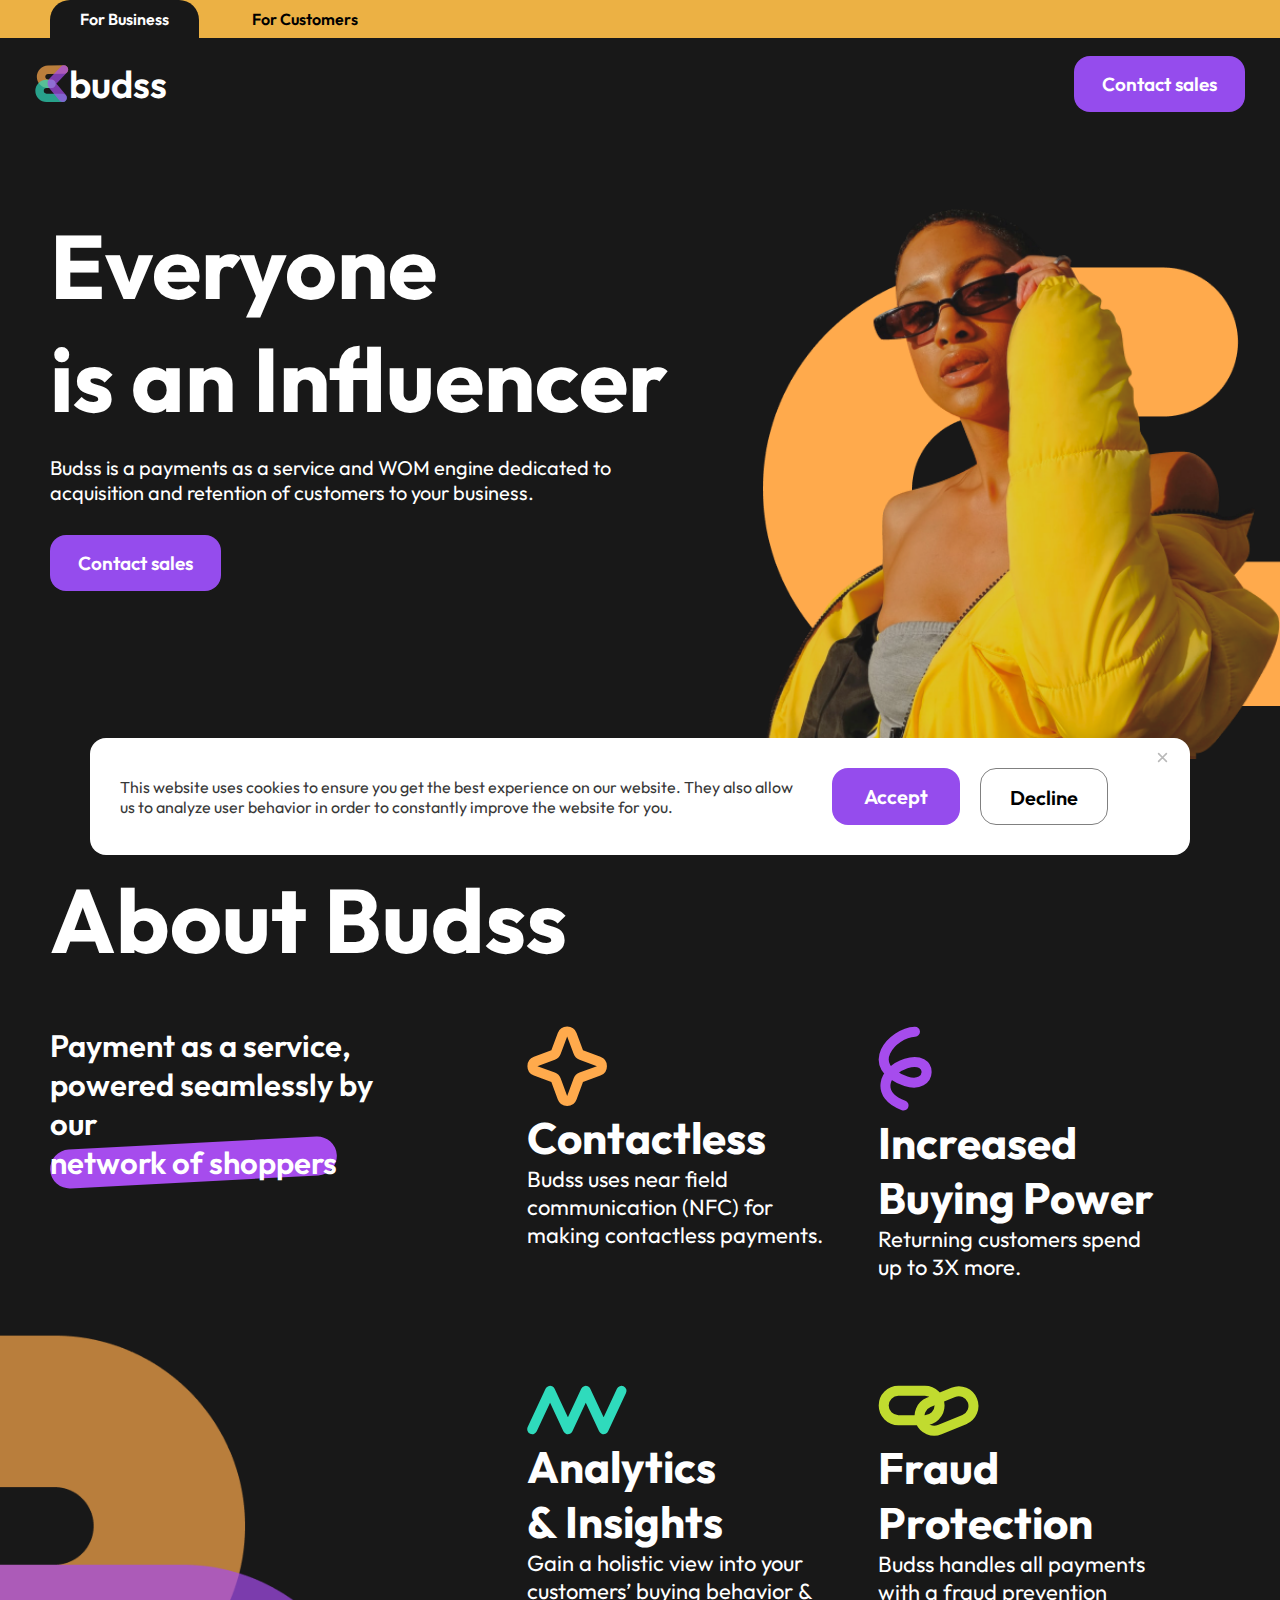
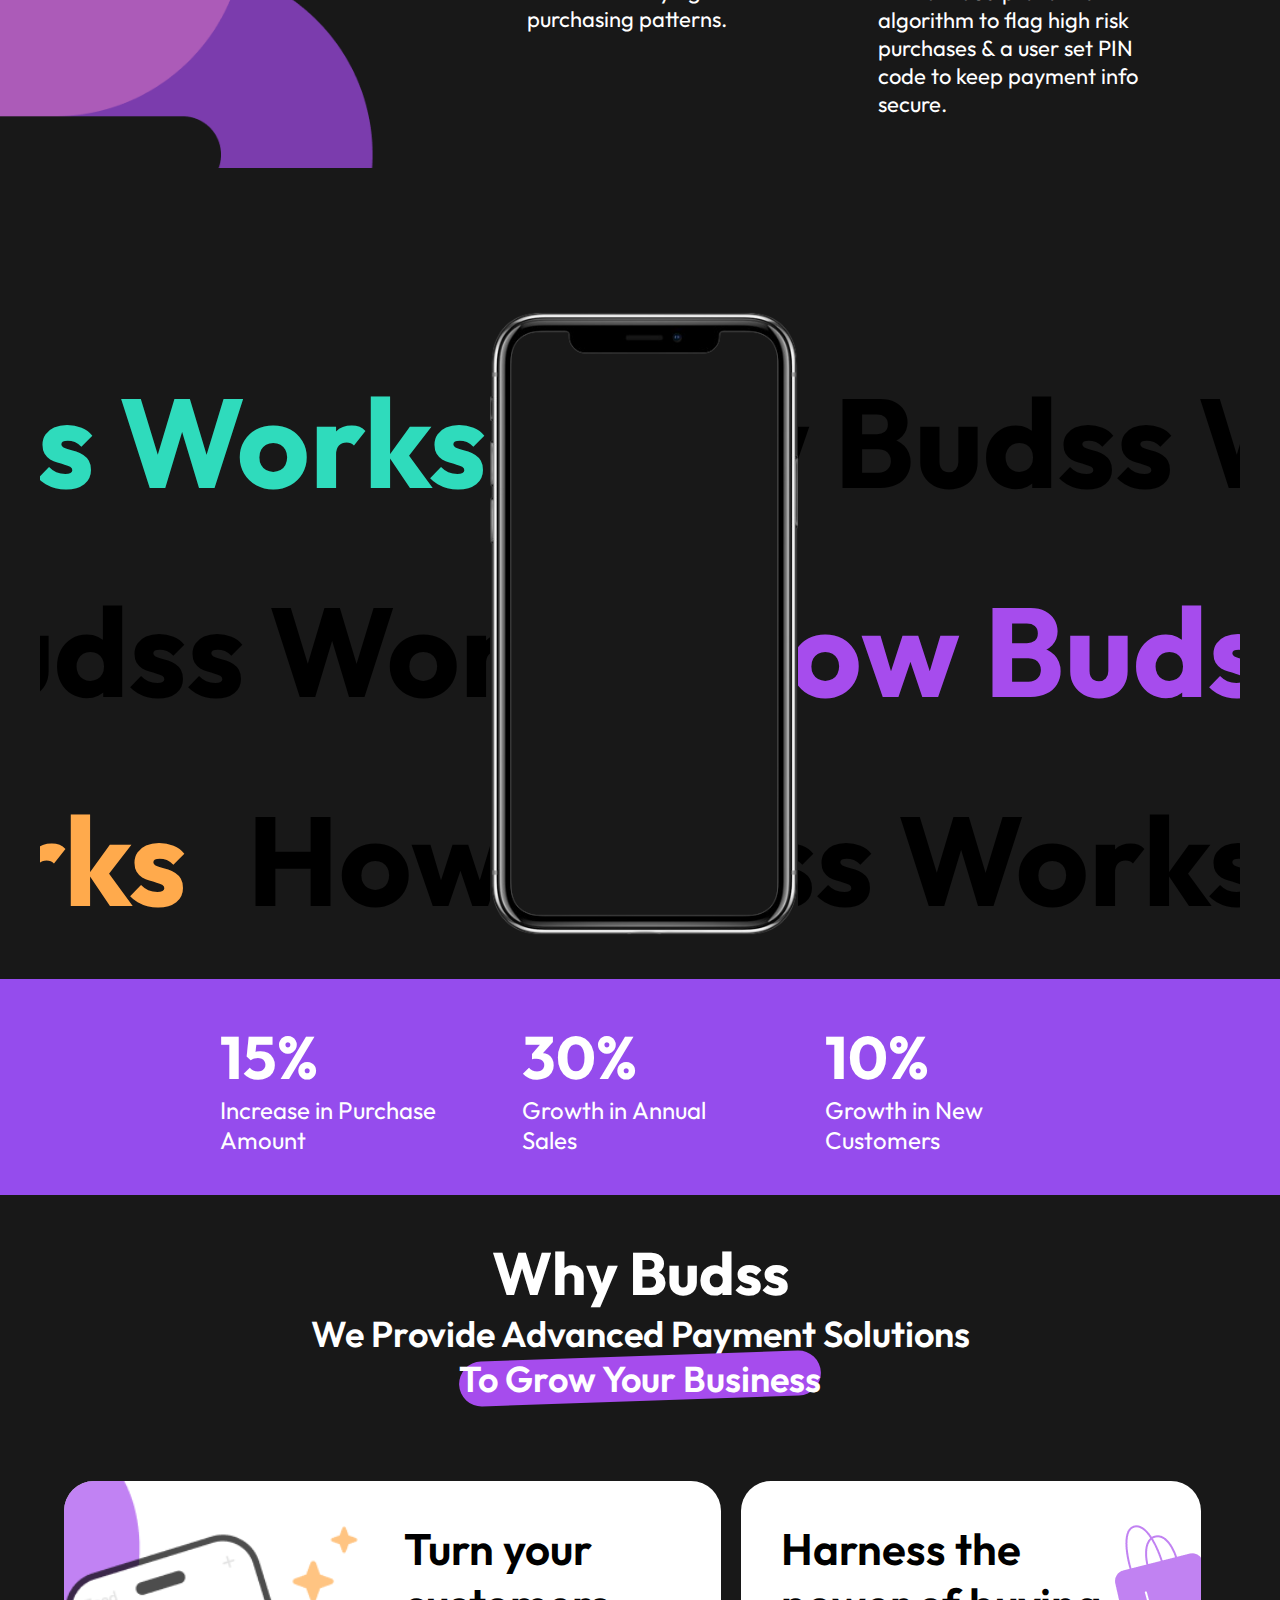
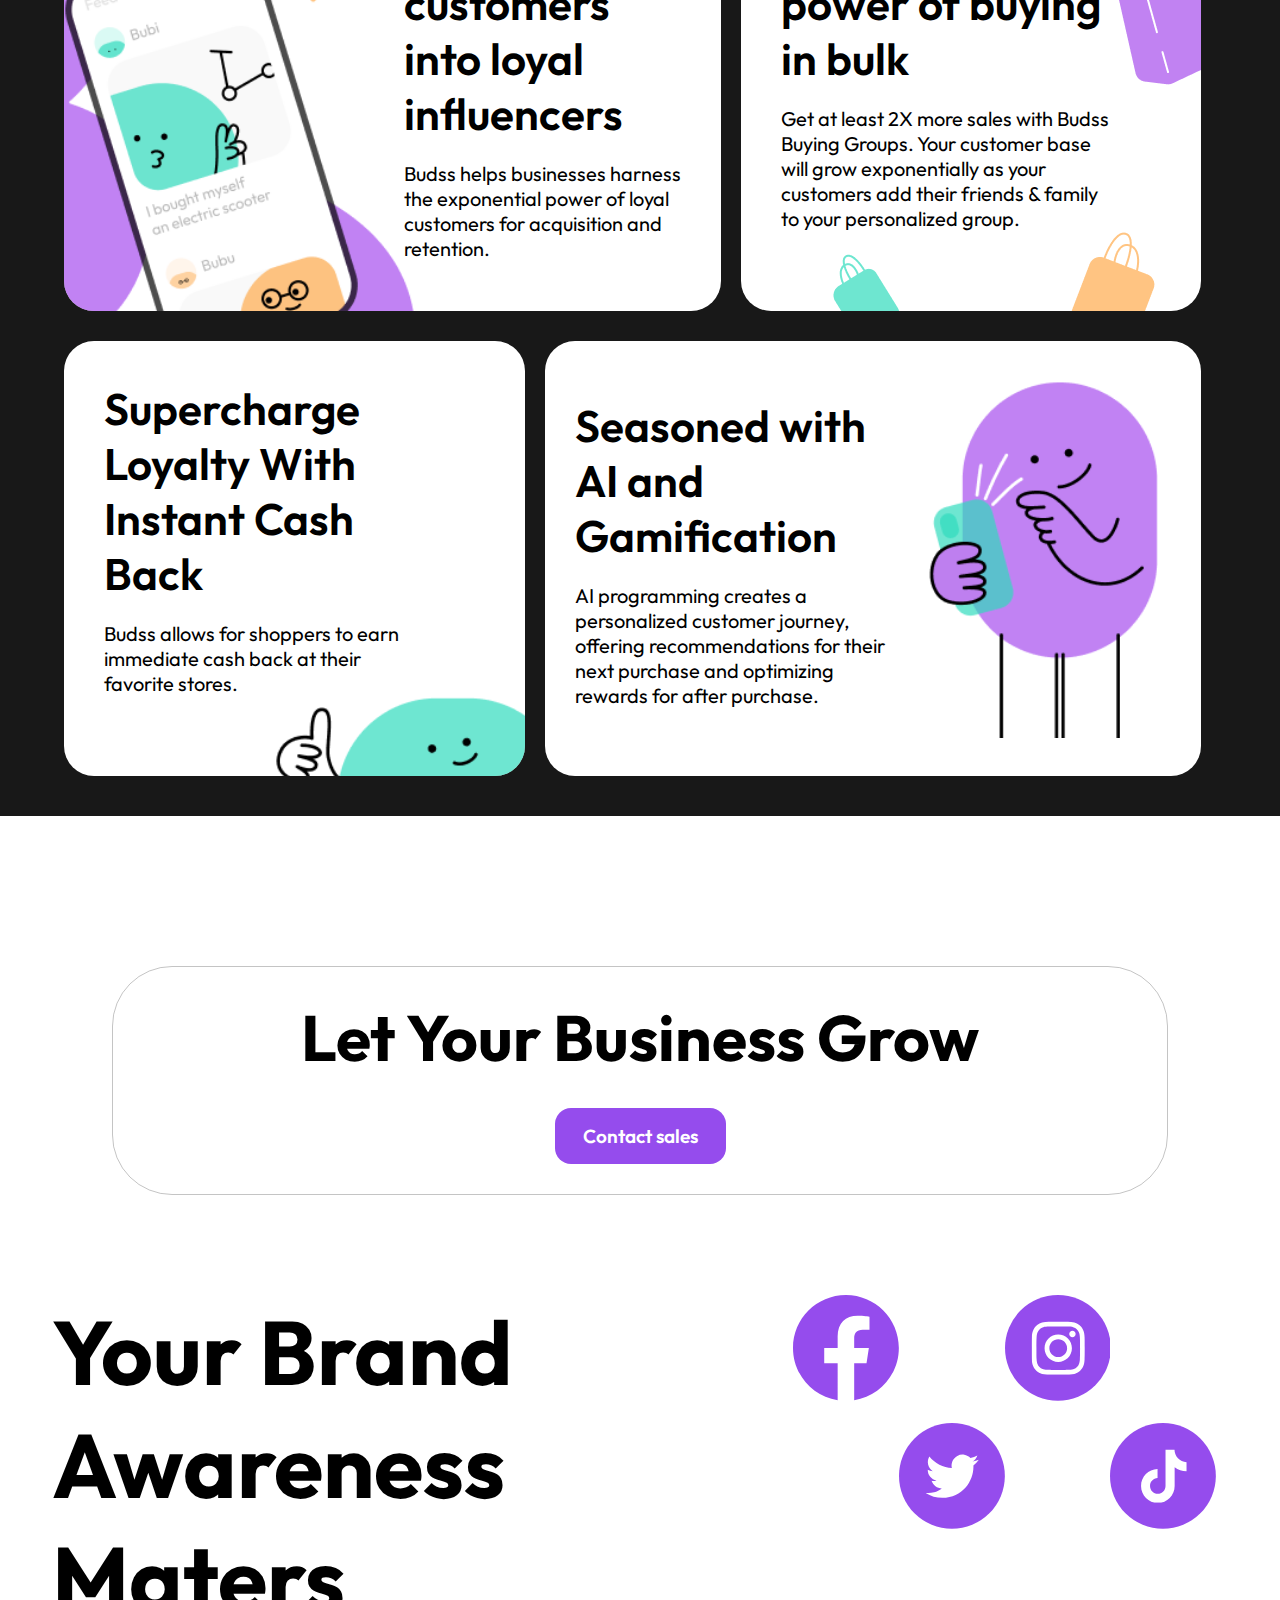
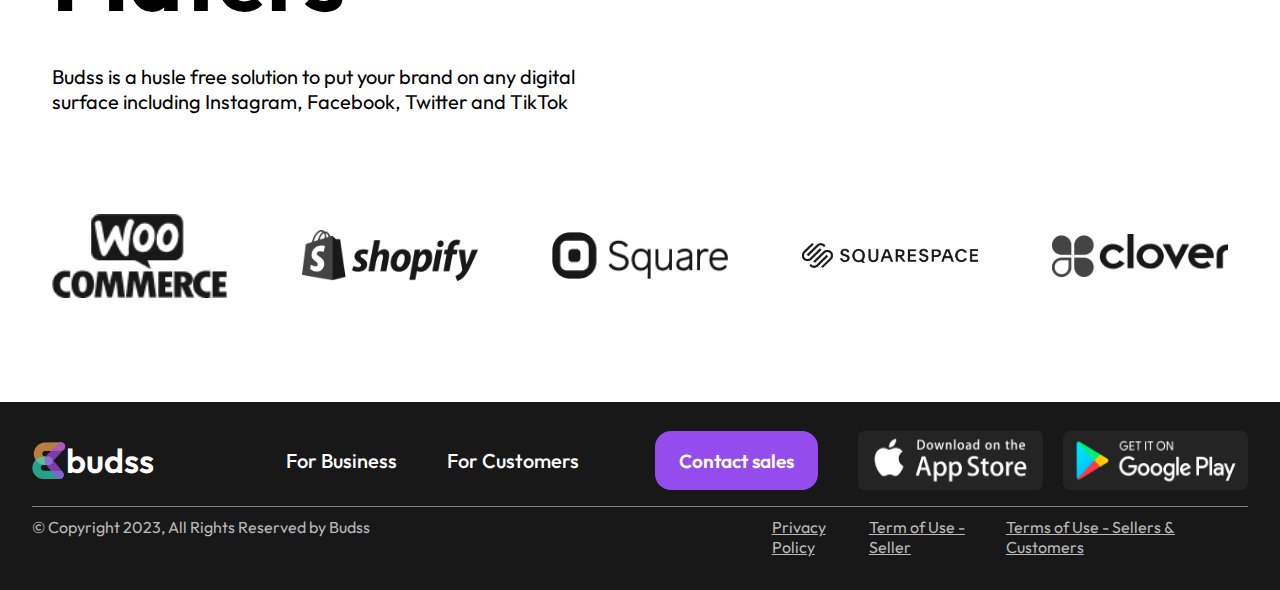
<file: index.html>
<!DOCTYPE html>
<html lang="en">
  <head>
    <meta charset="UTF-8" />
    <meta name="viewport" content="width=device-width, initial-scale=1.0" />
    <title>Budss</title>
    <link rel="stylesheet" href="./index.css" />
    <script src="./index.js" defer></script>
  </head>
  <body>
    <header>
      <div class="superLink">
        <ul>
          <li><a class="navLink active" href="/">For Business</a></li>
          <li><a class="navLink" href="#">For Customers</a></li>
        </ul>
      </div>
    </header>
    <main>
      <!-------------------  Cookie part ------------------------------------------------------------------->

      <div class="cookieBlock">
        <div class="block">
          <div class="cookie_text">
            <p>
              This website uses cookies to ensure you get the best experience on
              our website. They also allow us to analyze user behavior in order
              to constantly improve the website for you.
            </p>
          </div>
          <div class="cookie_button">
            <button class="cookieButton" onclick="closeCookie()">Accept</button>
            <button onclick="closeCookie()"
              class="cookieButton"
              style="
                background-color: white;
                color: black;
                border: 1px solid gray;
              "
            >
              Decline
            </button>
          </div>
          <div class="cookie_close">
            <svg
              width="11"
              height="11"
              viewBox="0 0 10 10"
              fill="none"
              xmlns="http://www.w3.org/2000/svg" onclick="closeCookie()"
            >
              <path
                d="M4.99978 5L8.53531 8.53553M1.46424 8.53553L4.99978 5L1.46424 8.53553ZM8.53531 1.46447L4.99978 5L8.53531 1.46447ZM4.99978 5L1.46424 1.46447L4.99978 5Z"
                stroke="#B9B9B9"
                stroke-width="1.5"
                stroke-linecap="round"
                stroke-linejoin="round"
              />
            </svg>
          </div>
        </div>
      </div>

      <!-------------------  Form part ------------------------------------------------------------------->

      <div class="overlay form_closed"></div>
      <div class="form_block form_closed">
        <div class="mainPart">
          <div class="form_close">
            <svg
              width="11"
              height="11"
              viewBox="0 0 10 10"
              fill="none"
              xmlns="http://www.w3.org/2000/svg" onclick="closeForm()"
            >
              <path
                d="M4.99978 5L8.53531 8.53553M1.46424 8.53553L4.99978 5L1.46424 8.53553ZM8.53531 1.46447L4.99978 5L8.53531 1.46447ZM4.99978 5L1.46424 1.46447L4.99978 5Z"
                stroke="#B9B9B9"
                stroke-width="1.5"
                stroke-linecap="round"
                stroke-linejoin="round"
              />
            </svg>
          </div>



<!-- ///////////////////////form process/////////////////////////////////////////////////////////////////////////////////////////////// -->



          <form onsubmit="formSubmit(event)">
            <div>
              <label for="name">Name<span class="must_be_input"> *</span></label>
              <input type="text" placeholder="Enter name" oninput="correct_input(event)">
              <span class="form_incor_text1">This field is required</span>
            </div>
            <div>
              <label for="email">Email<span class="must_be_input"> *</span></label>
              <input type="email" placeholder="Enter email" oninput="correct_input(event)">
              <span class="form_incor_text1">This field is required</span>
            </div>
            <div>
              <label for="phone">Phone number<span class="must_be_input"> *</span></label>
              <input type="tel" placeholder=" + 7 400 000 00 00 " oninput="correct_input(event)">
              <span class="form_incor_text1">This field is required</span>
              <span class="form_incor_text2">Uncorrect input</span>
            </div>
            <div>
              <label for="company">Company</label>
              <input type="text" placeholder="Enter company">
            </div>
            <div>
              <label for="website">Website/Store URL</label>
              <input type="url" placeholder="Enter Website/Store URL">
            </div>
            <span class="form_incor_mainText">Please fill in all required fields</span>
            <div>
              <p>By submitting this form you are agreeing to Budss’s Privacy Policy and Terms of Use</p>
            </div>
            <div>
              <button class="contactButton" style="background-color: #B9B9B9; color: white">Contact Sales</button>
            </div>
          </form>



<!-- //////////////////////form is filled/////////////////////////////////////////////////////////////////////////////////////////////////// -->
          
          <div class="filled_form_block">
            <div class="img_part">
              <img src="./icons/Group 31.png" alt="Super">
            </div>
            <div class="head_text">
              <p>Thank you!</p>
            </div>
            <div class="desc_part">
              <p>Thank you, we have received your application and will contact you soon!</p>
            </div>
            <button class="contactButton" style="width: 90%;" onclick="closeForm()">Super!</button>
          </div>

          
        </div>
      </div>

      <!-- 1 Desc part ------------------------------------------------------------------->

      <div class="firstSection">
        <nav>
          <div class="logo">
            <svg
              width="34"
              height="38"
              viewBox="0 0 34 38"
              fill="none"
              xmlns="http://www.w3.org/2000/svg"
            >
              <path
                opacity="0.7"
                d="M16.3803 18.7532L13.1351 18.797C9.27322 18.8492 6.10026 15.7608 6.0481 11.8989V11.8989C5.99593 8.03706 9.08431 4.8641 12.9462 4.81194L28.9886 4.59524"
                stroke="#FFAA4C"
                stroke-width="8.44412"
                stroke-linecap="round"
              />
              <path
                opacity="0.7"
                d="M27.5708 32.9026L11.5198 32.8594C7.66158 32.849 4.54227 29.7128 4.55265 25.8546V25.8546C4.56302 22.0039 7.68731 18.8877 11.538 18.8874L16.5062 18.8869"
                stroke="#2FDBBC"
                stroke-width="8.44412"
                stroke-linecap="round"
              />
              <path
                opacity="0.7"
                d="M27.6737 32.7686L17.4257 20.3075C16.5015 19.1837 16.5608 17.547 17.5641 16.493L28.9155 4.56787"
                stroke="#A64CED"
                stroke-width="8.44412"
                stroke-linecap="round"
              />
            </svg>
            <span>budss</span>
          </div>
          <button class="contactButton" onclick="openForm()">Contact sales</button>
          
          <!---------------- opening menu ------------------  -->
          
          <svg width="24" height="20" onclick="openSmallMenu()" viewBox="0 0 24 20" fill="none" xmlns="http://www.w3.org/2000/svg">
            <rect width="24" height="2" rx="1" fill="white"/>
            <rect y="9" width="24" height="2" rx="1" fill="white"/>
            <rect y="18" width="24" height="2" rx="1" fill="white"/>
          </svg>
          <div class="openning_menu">
            <div class="menu_close">
              <svg
                width="11" onclick="closeSmallMenu()"
                height="11"
                viewBox="0 0 10 10"
                fill="none"
                xmlns="http://www.w3.org/2000/svg"
              >
                <path
                  d="M4.99978 5L8.53531 8.53553M1.46424 8.53553L4.99978 5L1.46424 8.53553ZM8.53531 1.46447L4.99978 5L8.53531 1.46447ZM4.99978 5L1.46424 1.46447L4.99978 5Z"
                  stroke="#B9B9B9"
                  stroke-width="1.5"
                  stroke-linecap="round"
                  stroke-linejoin="round"
                />
              </svg>
            </div>
            <button class="contactButton" onclick="openForm(); closeSmallMenu()">Contact sales</button>
            <a  onclick="closeSmallMenu()" href="#">For Business</a>
            <a  onclick="closeSmallMenu()" href="#">For Customers</a>
            <a  onclick="closeSmallMenu()" href="#">Privacy Policy</a>
            <a  onclick="closeSmallMenu()" href="#">Terms Of Use - Seller</a>
            <a  onclick="closeSmallMenu()" href="#">Terms of Use - Sellers & Customers</a>
          </div>            

          <!------------------------------------------------  -->

        </nav>
        <div class="container">
          <div class="mainContent">
            <div class="pageDescription">
              <h1>
                Everyone <br />
                is an Influencer
              </h1>
              <p>
                Budss is a payments as a service and WOM engine dedicated to
                acquisition and retention of customers to your business.
              </p>
              <button class="contactButton" onclick="openForm()">Contact sales</button>
            </div>
            <div class="advPicture">
              <picture>
                <source
                  media="(max-width: 862px)"
                  srcset="./icons/MaskgroupS.png"
                />
                <source
                  media="(min-width: 863px)"
                  srcset="./icons/MaskgroupL.png"
                />
                <img src="./icons/MaskgroupL.png" />
              </picture>
            </div>
          </div>
        </div>
      </div>

      <!-- 2 About part ------------------------------------------------------------------->

      <div class="secondSection">
        <div class="container">
          <p>About Budss</p>
          <div class="mainContent">
            <div class="leftSection">
              <div>
                <p>
                  Payment as a service, powered seamlessly by our
                  <span>network of shoppers</span>
                </p>
              </div>
              <div class="vectorPart">
                <img src="./icons/Vector-2.png" alt="" />
              </div>
            </div>
            <div class="rightSection"></div>
          </div>
        </div>
      </div>

      <!-- 3 Slider part ---------------------------------------------------------------->

      <div class="thirdSection">
        <div class="container">
          <div class="phoneBlock">
            <div>
              <img
                src="./icons/Phone.png"
                alt="Iphone png"
              />
            </div>
          </div>
          <div class="animated first_anim an_top">
            <span class="cyan_budss">How Budss Works</span>
            <span class="black_budss">How Budss Works</span>
          </div>
          <div
            class="animated sec_anim an_middle"
            style="transform: translate3d(0, 0, 0)"
          >
            <span class="black_budss">How Budss Works</span>
            <span class="purple_budss">How Budss Works</span>
          </div>
          <div
            class="animated third_anim an_bottom"
            style="transform: translate3d(0, 0, 0)"
          >
            <span class="orange_budss">How Budss Works</span>
            <span class="black_budss">How Budss Works</span>
          </div>
        </div>
      </div>

      <!-- 4 Percentage part ---------------------------------------------------------------->

      <div class="forthSection">
        <div class="container">
          <div>
            <h2>15%</h2>
            <p>
              Increase 
              in Purchase Amount
            </p>
          </div>
          <div>
            <h2>30%</h2>
            <p>
              Growth 
              in Annual Sales
            </p>
          </div>
          <div>
            <h2>10%</h2>
            <p>
              Growth in 
              New Customers
            </p>
          </div>
        </div>
      </div>

      <!-- 5 Why? part ---------------------------------------------------------------->

      <div class="fifthSection">
        <div class="container">
          <div class="description">
            <h2>Why Budss</h2>
            <div>
              <p>
                We Provide Advanced Payment Solutions <br />
                <span>To Grow Your Business</span>
              </p>
            </div>
          </div>
          <div class="mainBlock">
            <div>
              <div class="bigBlock firstBig">
                <div>
                  <p class="header">
                    Turn your customers into loyal influencers
                  </p>
                  <p class="desc">
                    Budss helps businesses harness the exponential power of
                    loyal customers for acquisition and retention.
                  </p>
                </div>
              </div>
              <div class="smallBlock firstSmall">
                <div class="block cyanBag">
                  <img src="./icons/cyanBag.png" alt="" />
                </div>
                <div class="block orangeBag">
                  <img src="./icons/orangeBag.png" alt="" />
                </div>
                <div class="block purpleBag">
                  <img src="./icons/purpleBag.png" alt="" />
                </div>
                <div>
                  <p class="header">Harness the power of buying in bulk</p>
                  <p class="desc">
                    Get at least 2X more sales with Budss Buying Groups. Your
                    customer base will grow exponentially as your customers add
                    their friends & family to your personalized group.
                  </p>
                </div>
              </div>
            </div>
            <div>
              <div class="smallBlock secondSmall">
                <div>
                  <p class="header">
                    Supercharge Loyalty With Instant Cash Back
                  </p>
                  <p class="desc">
                    Budss allows for shoppers to earn immediate cash back at
                    their favorite stores.
                  </p>
                </div>
              </div>
              <div class="bigBlock secondBig">
                <div>
                  <p class="header">Seasoned with AI and Gamification</p>
                  <p class="desc">
                    AI programming creates a personalized customer journey,
                    offering recommendations for their next purchase and
                    optimizing rewards for after purchase.
                  </p>
                </div>
              </div>
            </div>
          </div>
        </div>
      </div>

      <!-- 6 Brands Part ------------------------------------------------------------------>

      <div class="sixthContainer">
        <div class="container">
          <div class="descript">
            <p>Let Your Business Grow</p>
            <button class="contactButton"  onclick="openForm()">Contact sales</button>
          </div>
          <div class="brandMatters">
            <div class="textPart">
              <p class="header">Your Brand Awareness Maters</p>
              <p style="width: 80%">
                Budss is a husle free solution to put your brand on any digital
                surface including Instagram, Facebook, Twitter and TikTok
              </p>
            </div>
            <div class="iconsPart">
              <div class="facebook">
                <svg
                  width="90"
                  height="90"
                  viewBox="0 0 90 90"
                  fill="none"
                  xmlns="http://www.w3.org/2000/svg"
                >
                  <path
                    d="M90 45C90 20.1472 69.8528 0 45 0C20.1472 0 0 20.1472 0 45C0 67.4605 16.4558 86.0774 37.9688 89.4533V58.0078H26.543V45H37.9688V35.0859C37.9688 23.8078 44.6871 17.5781 54.9659 17.5781C59.8878 17.5781 65.0391 18.457 65.0391 18.457V29.5313H59.3648C53.775 29.5313 52.0312 33.0003 52.0312 36.5625V45H64.5117L62.5166 58.0078H52.0312V89.4533C73.5442 86.0774 90 67.4605 90 45Z"
                    fill="#954CED"
                  />
                </svg>
              </div>
              <div class="twitter">
                <svg
                  width="90"
                  height="90"
                  viewBox="0 0 90 90"
                  fill="none"
                  xmlns="http://www.w3.org/2000/svg"
                >
                  <rect width="90" height="90" rx="45" fill="#954CED" />
                  <g clip-path="url(#clip0_1_8458)">
                    <path
                      d="M36.8719 63.6631C53.9553 63.6631 63.2991 49.5097 63.2991 37.236C63.2991 36.834 63.2991 36.4338 63.2719 36.0354C65.0897 34.7206 66.6588 33.0926 67.9058 31.2277C66.2108 31.9792 64.4125 32.4718 62.5712 32.689C64.5102 31.5283 65.9614 29.7026 66.6546 27.5517C64.8314 28.6337 62.8367 29.3961 60.7567 29.8062C59.3563 28.3171 57.5042 27.3311 55.487 27.0007C53.4697 26.6703 51.3998 27.0139 49.5976 27.9785C47.7954 28.943 46.3612 30.4746 45.5172 32.3363C44.6731 34.198 44.4661 36.286 44.9283 38.2772C41.2356 38.092 37.6231 37.1323 34.3254 35.4605C31.0276 33.7886 28.1182 31.442 25.7861 28.573C24.5984 30.6177 24.2346 33.0382 24.7688 35.3417C25.3031 37.6452 26.6952 39.6585 28.6617 40.9717C27.1835 40.9284 25.7375 40.5296 24.4461 39.8091V39.9269C24.4467 42.0713 25.189 44.1495 26.5471 45.8089C27.9053 47.4684 29.7957 48.6071 31.8976 49.0317C30.5302 49.4047 29.0955 49.4592 27.7037 49.191C28.2975 51.0364 29.4531 52.6501 31.0089 53.8066C32.5647 54.9631 34.443 55.6045 36.3812 55.6412C34.4555 57.1549 32.2502 58.274 29.8915 58.9346C27.5328 59.5952 25.0671 59.7843 22.6353 59.491C26.8828 62.2167 31.825 63.6625 36.8719 63.6559"
                      fill="white"
                    />
                  </g>
                  <defs>
                    <clipPath id="clip0_1_8458">
                      <rect
                        width="45.2706"
                        height="45.2706"
                        fill="white"
                        transform="translate(22.6353 22.6354)"
                      />
                    </clipPath>
                  </defs>
                </svg>
              </div>
              <div class="instagram">
                <svg
                  width="90"
                  height="90"
                  viewBox="0 0 90 90"
                  fill="none"
                  xmlns="http://www.w3.org/2000/svg"
                >
                  <rect width="90" height="90" rx="45" fill="#954CED" />
                  <g clip-path="url(#clip0_1_8460)">
                    <path
                      d="M45.2705 26.7114C51.3184 26.7114 52.0346 26.738 54.4131 26.8441C56.6236 26.9413 57.8172 27.3127 58.613 27.6222C59.6652 28.0289 60.4256 28.524 61.2125 29.311C62.0083 30.1067 62.4946 30.8583 62.9013 31.9105C63.2108 32.7063 63.5821 33.9088 63.6794 36.1104C63.7855 38.4977 63.812 39.2139 63.812 45.2529C63.812 51.3008 63.7855 52.017 63.6794 54.3955C63.5821 56.6059 63.2108 57.7996 62.9013 58.5954C62.4946 59.6476 61.9994 60.408 61.2125 61.1949C60.4167 61.9907 59.6652 62.477 58.613 62.8837C57.8172 63.1932 56.6147 63.5645 54.4131 63.6618C52.0258 63.7679 51.3096 63.7944 45.2705 63.7944C39.2227 63.7944 38.5065 63.7679 36.128 63.6618C33.9175 63.5645 32.7239 63.1932 31.9281 62.8837C30.8759 62.477 30.1155 61.9818 29.3286 61.1949C28.5328 60.3991 28.0465 59.6476 27.6398 58.5954C27.3303 57.7996 26.9589 56.5971 26.8617 54.3955C26.7556 52.0082 26.7291 51.292 26.7291 45.2529C26.7291 39.2051 26.7556 38.4889 26.8617 36.1104C26.9589 33.8999 27.3303 32.7063 27.6398 31.9105C28.0465 30.8583 28.5417 30.0979 29.3286 29.311C30.1244 28.5152 30.8759 28.0289 31.9281 27.6222C32.7239 27.3127 33.9264 26.9413 36.128 26.8441C38.5065 26.738 39.2227 26.7114 45.2705 26.7114ZM45.2705 22.6353C39.1254 22.6353 38.3562 22.6618 35.9423 22.7679C33.5373 22.874 31.8839 23.2631 30.4515 23.8201C28.9572 24.4037 27.6928 25.1729 26.4373 26.4373C25.1729 27.6929 24.4036 28.9573 23.8201 30.4427C23.263 31.884 22.874 33.5286 22.7679 35.9335C22.6618 38.3562 22.6353 39.1255 22.6353 45.2706C22.6353 51.4157 22.6618 52.185 22.7679 54.5988C22.874 57.0038 23.263 58.6573 23.8201 60.0897C24.4036 61.5839 25.1729 62.8483 26.4373 64.1039C27.6928 65.3594 28.9572 66.1375 30.4427 66.7122C31.8839 67.2693 33.5285 67.6583 35.9335 67.7644C38.3473 67.8705 39.1166 67.8971 45.2617 67.8971C51.4068 67.8971 52.1761 67.8705 54.5899 67.7644C56.9949 67.6583 58.6484 67.2693 60.0808 66.7122C61.5662 66.1375 62.8306 65.3594 64.0861 64.1039C65.3417 62.8483 66.1198 61.5839 66.6945 60.0985C67.2515 58.6573 67.6406 57.0127 67.7467 54.6077C67.8528 52.1938 67.8793 51.4246 67.8793 45.2795C67.8793 39.1343 67.8528 38.3651 67.7467 35.9512C67.6406 33.5462 67.2515 31.8928 66.6945 30.4604C66.1375 28.9573 65.3682 27.6929 64.1038 26.4373C62.8483 25.1818 61.5839 24.4037 60.0984 23.829C58.6572 23.2719 57.0126 22.8829 54.6076 22.7768C52.1849 22.6618 51.4157 22.6353 45.2705 22.6353Z"
                      fill="white"
                    />
                    <path
                      d="M45.2707 33.6435C38.8514 33.6435 33.6436 38.8514 33.6436 45.2706C33.6436 51.6898 38.8514 56.8977 45.2707 56.8977C51.6899 56.8977 56.8978 51.6898 56.8978 45.2706C56.8978 38.8514 51.6899 33.6435 45.2707 33.6435ZM45.2707 52.8128C41.1061 52.8128 37.7285 49.4351 37.7285 45.2706C37.7285 41.1061 41.1061 37.7285 45.2707 37.7285C49.4352 37.7285 52.8128 41.1061 52.8128 45.2706C52.8128 49.4351 49.4352 52.8128 45.2707 52.8128Z"
                      fill="white"
                    />
                    <path
                      d="M60.072 33.1836C60.072 34.6868 58.8518 35.8981 57.3575 35.8981C55.8544 35.8981 54.6431 34.6779 54.6431 33.1836C54.6431 31.6805 55.8633 30.4692 57.3575 30.4692C58.8518 30.4692 60.072 31.6894 60.072 33.1836Z"
                      fill="white"
                    />
                  </g>
                  <defs>
                    <clipPath id="clip0_1_8460">
                      <rect
                        width="45.2706"
                        height="45.2706"
                        fill="white"
                        transform="translate(22.6353 22.6353)"
                      />
                    </clipPath>
                  </defs>
                </svg>
              </div>
              <div class="tiktok">
                <svg
                  width="90"
                  height="90"
                  viewBox="0 0 90 90"
                  fill="none"
                  xmlns="http://www.w3.org/2000/svg"
                >
                  <rect width="90" height="90" rx="45" fill="#954CED" />
                  <g clip-path="url(#clip0_1_8462)">
                    <path
                      d="M54.8386 22.6354H47.2092V53.4718C47.2092 57.146 44.2749 60.1641 40.6232 60.1641C36.9715 60.1641 34.0371 57.146 34.0371 53.4718C34.0371 49.8634 36.9063 46.9108 40.4276 46.7797V39.0378C32.6677 39.1689 26.4077 45.5331 26.4077 53.4718C26.4077 61.4763 32.7981 67.906 40.6884 67.906C48.5786 67.906 54.969 61.4106 54.969 53.4718V37.6599C57.8382 39.7595 61.3594 41.0061 65.0763 41.0717V33.3297C59.338 33.1329 54.8386 28.409 54.8386 22.6354Z"
                      fill="white"
                    />
                  </g>
                  <defs>
                    <clipPath id="clip0_1_8462">
                      <rect
                        width="45.2706"
                        height="45.2706"
                        fill="white"
                        transform="translate(22.6353 22.6354)"
                      />
                    </clipPath>
                  </defs>
                </svg>
              </div>
            </div>
          </div>
          <div class="brandsSlider">
            <div><img src="./icons/brands/barnd1.png" alt="" /></div>
            <div><img src="./icons/brands/brand2.png" alt="" /></div>
            <div><img src="./icons/brands/brand3.png" alt="" /></div>
            <div><img src="./icons/brands/brand4.png" alt="" /></div>
            <div><img src="./icons/brands/brand5.png" alt="" /></div>
          </div>
        </div>
      </div>
    </main>

    <footer>
      <div class="footContainer">
        <div class="footTop">
          <div class="logo">
            <svg
              width="34"
              height="38"
              viewBox="0 0 34 38"
              fill="none"
              xmlns="http://www.w3.org/2000/svg"
            >
              <path
                opacity="0.7"
                d="M16.3803 18.7532L13.1351 18.797C9.27322 18.8492 6.10026 15.7608 6.0481 11.8989V11.8989C5.99593 8.03706 9.08431 4.8641 12.9462 4.81194L28.9886 4.59524"
                stroke="#FFAA4C"
                stroke-width="8.44412"
                stroke-linecap="round"
              />
              <path
                opacity="0.7"
                d="M27.5708 32.9026L11.5198 32.8594C7.66158 32.849 4.54227 29.7128 4.55265 25.8546V25.8546C4.56302 22.0039 7.68731 18.8877 11.538 18.8874L16.5062 18.8869"
                stroke="#2FDBBC"
                stroke-width="8.44412"
                stroke-linecap="round"
              />
              <path
                opacity="0.7"
                d="M27.6737 32.7686L17.4257 20.3075C16.5015 19.1837 16.5608 17.547 17.5641 16.493L28.9155 4.56787"
                stroke="#A64CED"
                stroke-width="8.44412"
                stroke-linecap="round"
              />
            </svg>
            <span>budss</span>
          </div>
          <div class="menuFootButtons">
            <a href="#">For Business</a>
            <a href="#">For Customers</a>
            <a href="#" class="little_screen">Privacy Policy</a>
            <a href="#" class="little_screen">Terms Of Use - Seller</a>
            <a href="#" class="little_screen">Terms of Use - Sellers & Customers</a>
            
          </div>
          <div class="footerApps">
            <button class="contactButton"  onclick="openForm()">Contact sales</button>
            <div>
              <a href="#">
                <img src="./icons/appstore.png" alt="">
              </a>
              <a href="#">
                <img src="./icons/googleplay.png" alt="">
              </a>
            </div>
          </div>
        </div>
        <div class="footBottom">
          <p>&copy; Copyright 2023, All Rights Reserved by Budss</p>
          <div>
            <a href="#">Privacy Policy</a>
            <a href="#">Term of Use - Seller</a>
            <a href="#">Terms of Use - Sellers & Customers</a>
          </div>
        </div>
      </div>
    </footer>
  </body>
</html>
</file>
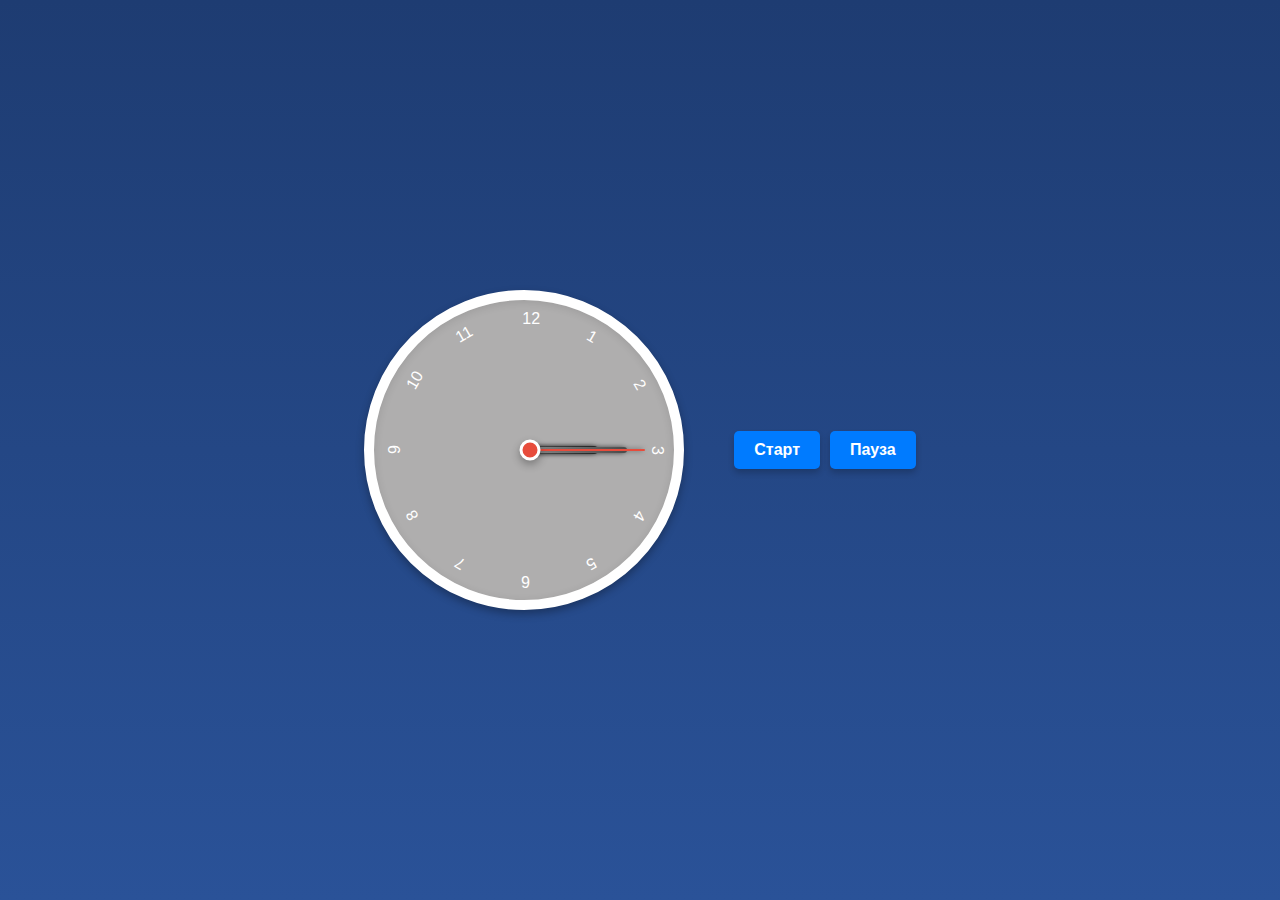
<file: clock/clock.html>
<!DOCTYPE html>
<html lang="en">
<head>
  <meta charset="UTF-8">
  <meta name="viewport" content="width=device-width, initial-scale=1.0">
  <title>Analog Clock</title>
  <script src="./clock.js" defer></script>
  <link rel="stylesheet" href="./clock.css">
</head>
<body>
  <!-- <div class="clock">
    <div class="hand hour"></div>
    <div class="hand minute"></div>
    <div class="hand second"></div>
    <div class="center"></div>
  </div> -->


  <div class="clock">
    <div class="ticks">
      <div class="tick">12</div>
      <div class="tick"><span>1</span></div>
      <div class="tick">2</div>
      <div class="tick">3</div>
      <div class="tick">4</div>
      <div class="tick">5</div>
      <div class="tick">6</div>
      <div class="tick">7</div>
      <div class="tick">8</div>
      <div class="tick">9</div>
      <div class="tick">10</div>
      <div class="tick">11</div>
    </div>
    <div class="hand hour"></div>
    <div class="hand minute"></div>
    <div class="hand second"></div>
    <div class="center"></div>
  </div>
  <div class="buttons">
    <button id="startButton">Старт</button>
    <button id="pauseButton">Пауза</button>
  </div>
</body>
</html>
</file>
<file: index.css>
@import url('https://fonts.googleapis.com/css2?family=Outfit:wght@100..900&display=swap');

* {
    margin: 0;
    padding: 0;
    box-sizing: border-box;
    font-family: "Outfit";
}

body {
    min-width: 328px;
}

/* ////////////////////////////////////////  Cookie  ////////////////////////////////////////////////// */

.cookieBlock {
    position: fixed;
    bottom: 5%;
    left: 7%;
    margin: 0 auto;
    width: 86%;
    padding: 30px;
    z-index: 555;
    display: flex;
    background-color: white;
    border-radius: 16px;
    animation: cookie_render 2s linear;
    & .block {
        width: 95%;
        display: flex;
        justify-content: space-between;
        align-items: center;
        gap: 35px;
        & .cookie_text {
            flex: 3;
            color: #383838;
        }
        & .cookie_button {
            flex: 1;
            display: flex;
            justify-content: space-between;
            align-items: center;
            gap: 20px;
        }
        & .cookie_close {
            position: absolute;
            top: 8%;
            right: 2%;
            svg {
                cursor: pointer;
                &:hover {
                    path {
                        stroke: black;
                    }
                }
            }
        }
    }
}

@keyframes cookie_render {
    from {
        opacity: 0%;
    }
    to {
        opacity: 100%;
    }
}

.cookieButton {
    width: 128px;
    height: 57px;
    border-radius: 16px;
    background-color: #954CED;
    padding: 16px 23px;
    border: none;
    cursor: pointer;
    color: white;
    font-size: 20px;
    font-weight: 600;
    transition: 0.2s;
    &:hover {
        background-color: #af80ec;
    }
}

/* ////////////////////////////////////////  Form part  ////////////////////////////////////////////////// */


.must_be_input {
    color: red;
}

.overlay {
    position: fixed;
    top: 0;
    left: 0;
    width: 100%;
    height: 100%;
    background: rgba(0, 0, 0, 0.5); 
    z-index: 100; 
}

.form_block {
    position: fixed;
    top: 5%;
    left: 35%;
    margin: 0 auto;
    width: 30%;
    padding: 30px;
    z-index: 55555555;
    min-height: 75vh;
    max-height: 93vh;
    display: flex;
    background-color: white;
    border-radius: 16px;
    animation: form_animation linear 0.7s;
    & .mainPart {
        width: 94%;
        display: flex;
        justify-content: center;
        align-items: center;
        font-size: 14px;
        .form_close {
            position: absolute;
            top: 3%;
            right: 4%;
            svg {
                cursor: pointer;
                &:hover {
                    path {
                        stroke: black;
                    }
                }
            }
        }
        form {
            width: 100%;
            display: flex;
            flex-direction: column;
            align-items: start;
            gap: 10px;
            & >div {
                width: 100%;
                display: flex;
                flex-direction: column;
                align-items: start;
                gap: 5px;
                input {
                    padding: 7px 0;
                    width: 100%;
                    border-radius: 14px;
                    border: 1px solid gainsboro;
                    padding-left: 10px;
                }
            }
            & .form_incor_text1, .form_incor_text2, .form_incor_mainText {
                border: none !important;
                color: red ;
                display: none;
            }
        }
        & .filled_form_block {
            width: 100%;
            display: flex;
            flex-direction: column;
            align-items: center;
            gap: 10px;
            & .img_part {
                width: 90%;
                height: 30%;
                display: flex;
                justify-content: center;
                align-items: center;
                img {
                    width: 100%;
                    height: 100%;
                }
            }
            & .head_text {
                font-size: 34px;
                font-weight: 600;
                color: #A64CED;
            }
            & .desc_part {
                text-align: center;
                font-size: 22px;
                font-weight: 400;
            }
            display: none;
        }
    }
}


@keyframes form_animation {
    from {
        transform: translateY(-500px);        
    }
    to {
        transform: translate(0);
    }
}

.incorrect_input {
    border: 1px solid red !important;
    display: block !important;
}

.form_closed {
    display: none;
}


/* ////////////////////////////////////////  Main CSS  ////////////////////////////////////////////////// */


.contactButton {
    width: 9em;
    border-radius: 16px;
    background-color: #954CED;
    padding: 16px ;
    border: none;
    cursor: pointer;
    color: white;
    font-size: 19px;
    font-weight: 600;
    transition: 0.2s;
    &:hover {
        background-color: #af80ec;
    }
}

.cookieDone {
    display: none;
}

header {
    width: 100%;
    height: 38px;
    background-color: rgb(236, 177, 68);
    display: flex;
    justify-content: left;
    align-items: center;
    padding-left: 50px;
}

.superLink {
    max-width: 1600px;
    width: 100%;
    height: 38px;
    display: flex;
    justify-content: left;
    align-items: center;
    margin: 0 auto;
    ul {
        width: 353px;
        display: flex;
        align-items: center;
        gap: 23px;
        li {
            height: 38px;
            list-style: none;
            display: flex;
            justify-content: center;
            align-items: center;
            font-size: 16px;
            font-weight: 600;
            a {
                display: block;
                text-decoration: none;
                display: flex;
                align-items: center;
                justify-content: center;
                color: black;
                height: 38px;
                border-top-left-radius: 20px;
                border-top-right-radius: 20px;
                padding: 9px 30px;
            }
            & .active {
                background: #181818;
                color: white;
            }
        }
    }
}

main {
    background: #181818;
}

.firstSection {
    padding-bottom: 100px;
    width: 100%;
    nav {
        margin: 0 auto;
        max-width: 1600px;
        width: 100%;
        padding:0 35px;
        padding-top: 20px;
        height: 71px;
        display: flex;
        justify-content: space-between;
        align-items: center;
        & .logo {
            display: flex;
            justify-content: center;
            align-items: center;
            span {
                color: white;
                font-size: 38px;
                font-weight: 600;
            }
        }
        & > svg, .openning_menu {
            display: none;
        }
        & .openning_menu {
            position: fixed;
            width: 100vw;
            height: 100vh;
            background-color: #181818;
            top: 0;
            z-index: 999999;
            left: 0;
            flex-direction: column;
            gap: 20px;
            align-items: start;
            padding: 50px 25px;
            font-size: 26px;
            animation: menuOpeningAnimation linear 0.3s;
            a {
                text-decoration: none;
                color: white;
            }
            button {
                margin: 20% 0;
                align-self: center;
                font-size: 26px;
                width: 380px;
                height: 70px;
            }
            & .menu_close {
                align-self: flex-end;
                svg {
                    width: 40px;
                    height: 40px;
                }
            }
        }
    }
    & .container {
        padding-top: 100px;
        display: flex;
        margin: 0 auto;
        max-width: 1600px;
        & .mainContent{
            width: 100%;
            padding-left: 50px;
            margin: 0 auto;
            display: flex;
            justify-content: space-between;
            & .pageDescription {
                display: flex;
                flex-direction: column;
                gap: 20px;
                align-items: start;
                color: white;
                width: 52%;
                h1 {
                    font-size: 90px;
                    font-weight: 700;
                }
                p {
                    font-size: 20px;
                    font-weight: 400;
                    padding-bottom: 10px;
                }
            }
            & .advPicture {
                width: 42%;
                background-image: url('./icons/Vector\ 270.png');
                background-position: center;
                background-size: contain;
                background-repeat: no-repeat;
                img {
                    width: 100%;
                    height: auto;
                }
            }
        }
    }
}

@keyframes menuOpeningAnimation {
    from {
        transform: translateX(100vw);
    }
}

.secondSection {
    width: 100%;
    color: white;
    & .container {
        margin: 0 auto;
        max-width: 1600px;
        & >p {
            padding-left: 50px;
            font-size: 90px;
            font-weight: 700;
        }
        & .mainContent{
            padding: 50px 0 100px 0;
            width: 100%;
            margin: 0 auto;
            display: flex;
            & .leftSection {
                flex: 1;
                padding-right: 150px;
                display: flex;
                flex-direction: column;
                gap: 150px;
                p {
                    padding-left: 50px;
                    font-size: 31px;
                    font-weight: 600;
                    span {
                        position: relative;
                        z-index: 1; 
                        display: inline-block; 
                        &::before {
                            content: "";
                            position: absolute;
                            top: 0;
                            left: 0;
                            right: 0;
                            bottom: 0;
                            border-radius: 30px;
                            background-color: #A64CED;
                            transform: rotate(-3deg); 
                            z-index: -1; 
                        }
                    }
                    
                }
                & .vectorPart {
                    img {
                        width: 100%;
                        height: auto;
                    }
                }
            }
            & .rightSection {
                flex: 2;
                display: flex;
                flex-wrap: wrap;
                gap: 50px;
                & .dataBlocks {
                    width: 40%;
                    height: auto;
                    & .textHeader {
                        font-size: 44px;
                        font-weight: 700;
                    }
                    p {
                        font-size: 22px;
                        font-weight: 400;
                    }
                }
            }
        }
    }
}

.thirdSection {
    width: 100%;
    padding: 40px;
    & .container {
        margin: 0 auto;
        max-width: 1600px;
        width: 100%;
        display: flex;
        flex-direction: column;
        gap: 50px;
        align-items: center;    
        overflow: hidden;        
        & .phoneBlock {
            width: 25%;
            position: relative;
            div {
                width: 308px;
                height: 623px;
                position: absolute;
                z-index: 2;
                img {
                    width: 100%;
                    height: 100%;
                    background-color: #181818;
                }
            }
        }
        & .animated {
            width: 230vw;
            font-size: 126px;
            font-weight: 700;
            display: flex;
            align-items: center;
            gap: 60px;
            flex-wrap: nowrap;
            & .cyan_budss {
                color: #2FDBBC;
            }
            & .purple_budss {
                color: #A64CED;
            }
            & .orange_budss {
                color: #FFAA4C;
            }
        } 
        & .first_anim {
            padding-left: 300px;
        }
        & .sec_anim {
            padding-left: 450px;
        }
        & .isAnim1 {
            animation: scrollAnim1 linear;
            animation-timeline: scroll(root);
        }
        & .isAnim2 {
            animation: scrollAnim2 linear;
            animation-timeline: scroll(root);
        }
    }
}

@keyframes scrollAnim1 {
    from {
        transform: translateX(-110vw);
    }
    to {
        transform: translateX(190vw);
    }
}

@keyframes scrollAnim2 {
    from {
        transform: translateX(80vw);
    }
    to {
        transform: translateX(-150vw);
    }
}

.forthSection {
    width: 100%;
    padding: 40px;
    background-color: #954CED;
    & .container {
        margin: 0 auto;
        max-width: 1600px;
        width: 70%;
        display: flex;
        color: white;
        justify-content: space-between;
        div {
            width: 28%;
            display: flex;
            flex-direction: column;
            align-items: start;
            h2 {
                font-size: 60px;
                font-weight: 700;
            }
            p {
                font-size: 24px;
                font-weight: 400;
            }
        }
    }
}

.fifthSection {
    width: 100%;
    padding: 40px;
    & .container {
        margin: 0 auto;
        max-width: 1600px;
        color: white;
        display: flex;
        flex-direction: column;
        align-items: center;
        & .description {
            width: 60%;
            display: flex;
            flex-direction: column;
            align-items: center;
            padding-bottom: 80px;
            h2 {
                font-size: 60px;
                font-weight: 700;
            }
            div p {
                font-size: 36px;
                font-weight: 600;
                text-align: center;
                span {
                    position: relative;
                    z-index: 1; 
                    display: inline-block; 
                    &::before {
                        content: "";
                        position: absolute;
                        top: 0;
                        left: 0;
                        right: 0;
                        bottom: 0;
                        border-radius: 30px;
                        background-color: #A64CED;
                        transform: rotate(-2deg); 
                        z-index: -1; 
                    }
                }
            }
        }
        & .mainBlock {
            width: 96%;
            display: flex;
            flex-direction: column;
            align-items: center;
            gap: 30px;
            & >div {
                width: 100%;
                display: flex;
                gap: 20px;
                flex-wrap: wrap;
                p {
                    color: black;
                }
                & .header {
                    font-size: 44px;
                    font-weight: 600;
                    padding-bottom: 20px;
                }
                & .desc {
                    font-size: 20px;
                    font-weight: 400;
                }
                & .bigBlock{
                    border-radius: 30px;
                    width: 57%;
                    background-color: white;
                    padding: 40px 30px 50px 340px;
                    overflow: hidden;
                }
                & .smallBlock{
                    border-radius: 30px;
                    width: 40%;
                    background-color: white;
                    padding: 40px 90px 80px 40px;
                }
                & .firstBig {
                    position: relative;
                    &::before {
                        content: "";
                        position: absolute;
                        top: 0;
                        left: -4%; 
                        width: 100%; 
                        height: 100%;
                        background: url('./icons/firstWhy.png') no-repeat;
                        background-size: contain; 
                        z-index: 0;
                        border-radius: 30px;
                    }
                }
                & .secondBig {
                    position: relative;
                    padding: 40px 300px 50px 30px;
                    display: flex;
                    align-items: center;
                    justify-content: space-between;
                    &::after{
                        content: "";
                        position: absolute; 
                        top: 55%; 
                        right: 30px; 
                        transform: translateY(-50%);
                        width: 250px; 
                        height: 400px;
                        background: url('./icons/forthWhy.png') no-repeat;
                        background-size: contain;
                        z-index: 0; 
                    }
                }
                & .secondSmall {
                    position: relative;
                    overflow: hidden;
                    &::after{
                        content: "";
                        position: absolute; 
                        bottom: 0; 
                        right: 0; 
                        transform: translateY(80%);
                        width: 250px; 
                        height: 400px;
                        background: url('./icons/thirdWhy.png') no-repeat;
                        background-size: contain;
                        z-index: 0; 
                    }
                }
                & .firstSmall {
                    position: relative;
                    overflow: hidden;
                    & .block {
                        position: absolute;
                    }
                    & .cyanBag {
                        left: 20%;
                        bottom: -10px;
                    }
                    & .orangeBag {
                        right: 10%;
                        bottom: -10px;
                    }
                    & .purpleBag {
                        right: 0;
                        bottom: 50%;
                    }
                }
            }
        }
    }
}

.sixthContainer {
    background-color: #fff;
    width: 100%;
    padding: 150px 40px 40px 40px;
    & .container {
        color: black;
        margin: 0 auto;
        max-width: 1600px;
        display: flex;
        flex-direction: column;
        align-items: center;
        & .descript {
            padding: 30px 0;
            gap: 30px;
            display: flex;
            flex-direction: column;
            align-items: center;
            width: 88%;
            border-radius: 60px;
            border: 1px solid rgba(128, 128, 128, 0.466);
            p {
                font-size: 64px;
                font-weight: 700;
            }
        }
        & .brandMatters {
            padding-top: 100px;
            width: 98%;
            display: flex;
            & .textPart {
                width: 63%;
                p {
                    font-size: 20px;
                    font-weight: 400;
                }
                & .header {
                    font-size: 90px;
                    font-weight: 700;
                    padding-bottom: 30px;
                }
            }
            & .iconsPart {
                width: 36%;
                display: flex;
                justify-content: space-between;
                align-items: flex-start;
                div {
                    flex: 1;
                    &:nth-child(even){
                        padding-top: 8em;
                    }
                    svg {
                        width: 100%;
                        height: 100%;
                    }
                }
            }
        }
        & .brandsSlider {
            width: 98%;
            padding-top: 100px;
            padding-bottom: 60px;
            display: flex;
            justify-content: space-between;
            align-items: center;
            div {
                width: 15%;
                img {
                    width: 100%;
                    height: 100%;
                }
            }
        }
    }
}

footer {
    width: 100%;
    height: 188px;
    background-color: #181818;
    display: flex;
    padding: 25px 0;
    justify-content: center;
    align-items: center;
    & .footContainer {
        margin: 0 auto;
        width: 95%;
        display: flex;
        flex-direction: column;
        & .footTop {
            padding-bottom: 30px;
            width: 100%;
            height: 60px;
            display: flex;
            justify-content: space-between;
            align-items: center;
            color: white;
            & .logo {
                flex: 0.6;
                display: flex;
                gap: 0;
                align-items: center;
                span {
                    color: white;
                    font-size: 34px;
                    font-weight: 600;
                }
            }
            & .menuFootButtons {
                flex: 1.5;
                font-size: 20px;
                font-weight: 500;
                display: flex;
                justify-content: center;
                gap: 50px;
                a {
                    text-decoration: none;
                    color: white;
                }
                & .little_screen {
                    display: none;
                }
            }
            & .footerApps {
                flex: 2;
                display: flex;
                gap: 40px;
                justify-content: left;
                div {
                    width: 70%;
                    display: flex;
                    gap: 20px;
                    a {
                        width: 100%;
                        img {
                            width: 100%;
                            height: 100%;
                        }
                    }
                }
            }
        }
        & .footBottom {
            width: 100%;
            height: 40px;
            padding-top: 10px;
            border-top: 1px solid gray;
            color: #B9B9B9;
            display: flex;
            justify-content: space-between;
            gap: 25px;
            p {
                flex: 1.5;
            }
            div {
                flex: 1;
                display: flex;
                justify-content: space-between;
            }
            a {
                text-decoration: underline;
                color: #B9B9B9;
            }
        }
    }
}



/* ------------------------------------ Media --------------------------------------------- */



@media screen and (max-width: 1160px) {
    .contactButton {
        width: 8em;
        font-size: 17px;
        padding: 10px;
    }

    .thirdSection .container .animated {
        width: 256vw;
    }

    .fifthSection .container .mainBlock > div {
        & .desc {
            font-size: 16px;
        }
        & .header {
            font-size: 34px;
        }
        & .firstBig {
            &::before {
                top: 25%;
                width: 70%;
                height: 80%;
                border-radius: 0;
                left: -5%;
            }
        }
        & .secondBig {
            padding-left: 5px;
            &::after {
                right: 20px;
            }
        }
    }
    footer {
        height: 168px;
        padding: 10px 0;
        & .footContainer {
            & .footTop {
                & .logo {
                    svg {
                        width: 29px;
                        height: 33px;
                    }
                    span {
                        font-size: 29px;
                    }
                }
                & .menuFootButtons {
                    font-size: 18px;
                    gap: 30px;
                }
                & .footerApps {
                    gap: 20px;
                    div {
                        width: 60%;
                        gap: 10px;
                    }
                }
            }
            & .footBottom {
                gap: 10px;
                p, div {
                    flex: 1;
                }
            }
        }
    }
}

@media screen and (max-width: 994px) {
    .firstSection .container .mainContent {
        & .pageDescription {
            h1 {
                font-size: 75px;
            }
            p {
                font-size: 18px;
            }
        }
        & .advPicture {
            width: 50%;
        }
    } 

    .secondSection .container .mainContent {
        flex-direction: column;
        & .leftSection {
            p {
                font-size: 26px;
                padding-left: 25px;
                padding-bottom: 40px;
            }
            & .vectorPart {
                display: none;
            }
        }
        & .rightSection {
            padding-left: 30px;
            & .dataBlocks {
                svg {
                    width: 60px;
                    height: 60px;
                }
                & .textHeader {
                    font-size: 37px;
                }
                p {
                    font-size: 19px;
                }
            }
        }
    }

    .secondSection .container > p {
        font-size: 68px;
    }

    .thirdSection .container {
        & .phoneBlock div {
            width: 220px;
            height: 450px;
        }
        & .animated {
            font-size: 80px;
        }
    }

    .forthSection .container div {
        h2 {
            font-size: 45px;
        }
        p {
            font-size: 20px;
        }
    }

    .fifthSection .container {
        & .description {
            h2 {
                font-size: 45px;
            }
            div p {
                font-size: 30px;
            }
        }
        & .mainBlock > div {
            flex-direction: column;
            align-items: center;
            & .bigBlock, .smallBlock {
                width: 95%;
            }
            & .firstBig {
                &::before {
                    width: 100%;
                    height: 100%;
                    top: 0;
                    left: 0;
                }
            }
            & .secondBig {
                &::after {
                    top: 70%;
                    width: 180px;
                    height: 290px;
                }
            }
        }
    }

    .sixthContainer .container {
        & .descript {
            p {
                font-size: 54px;
                text-align: center;
            }
        }
        & .brandMatters {
            & .textPart {
                p {
                    font-size: 17px;
                }
                & .header {
                    font-size: 67px;
                }
            }
        }
    }

    footer {
        height: 138px;
        padding: 5px 0;
        & .footContainer {
            & .footTop {
                & .logo {
                    svg {
                        width: 23px;
                        height: 27px;
                    }
                    span {
                        font-size: 24px;
                    }
                }
                & .menuFootButtons {
                    font-size: 16px;
                    gap: 30px;
                }
                & .footerApps {
                    gap: 10px;
                    div {
                        width: 60%;
                        gap: 8px;
                    }
                }
            }
            & .footBottom {
                gap: 8px;
                font-size: 16px;
                p, div {
                    flex: 1;
                }
            }
        }
    }

    .contactButton {
        width: 7.5em;
        font-size: 15px;
        padding: 9px;
    }

    .form_block {
        left: 30%;
        width: 40%;
    }

    @keyframes scrollAnim1 {
        from {
            transform: translateX(-80vw);
        }
        to {
            transform: translateX(220vw);
        }
    }
}

@media screen and (max-width: 768px) {
    .firstSection {
        nav {
            & > .contactButton {
                display: none;
            }
            & > svg {
                display: block;
            }
        } 
        & .container .mainContent {
            flex-direction: column;
            & .pageDescription {
                padding-bottom: 137px;
                width: 98%;
                h1 {
                    font-size: 60px;
                }
                p {
                    font-size: 17px;
                    padding-bottom: 25px;
                }
                & .contactButton {
                    align-self: center;
                    width: 350px;
                    padding: 20px 0;
                    font-size: 20px;
                }
            }
            & .advPicture {
                align-self: center;
                width: 60%;
            }
        }
    }

    .secondSection .container > p {
        padding-left: 25px;
        font-size: 54px;
    }
    .secondSection .container .mainContent {
        & .leftSection {
            p {
                font-size: 24px;
            }
        }
        & .rightSection {
            flex-direction: column;   
            & .dataBlocks {
                width: 100%;
                & .textHeader {
                    padding: 15px 0;
                }
            }
        }
    }

    .thirdSection .container {
        & .phoneBlock div {
            width: 200px;
            height: 400px;
            left: -30%;
        }
        & .animated {
            width: 306vw;
            font-size: 55px;
            &:last-child {
                padding-bottom: 50px;
            }
        }
    }

    .forthSection .container {
        width: 92%;
    }

    .fifthSection {
        padding: 40px 7px;
        & .container {
            & .description {
                width: 100%;
                h2 {
                    font-size: 40px;
                    padding-bottom: 25px;
                }
                div {
                    p {
                        font-size: 24px;
                    }
                }
            }
            & .mainBlock > div {
                & .bigBlock, .smallBlock {
                    padding: 20px 20px 250px 20px;
                }
                & .firstBig {
                    &::before {
                        width: 60%;
                        height: 60%;
                        top: 45%;
                        left: 0;
                    }
                }
                & .firstSmall {
                    & .purpleBag {
                        bottom: 16%;
                    }
                    & .cyanBag {
                        left: 10%;
                        bottom: -10px;
                    }
                    & .orangeBag {
                        right: 30%;
                        bottom: -10px;
                    }
                }
                & .secondBig {
                    &::after {
                        top: 80%;
                        width: 180px;
                        height: 290px;
                    }
                }
            }
        }
    }

    .sixthContainer .container {
        & .descript {
            p {
                font-size: 40px;
                text-align: center;
            }
            button {
                width: 310px;
                padding: 20px 0;
            }
        }
        & .brandMatters {
            flex-direction: column;
            align-items: center;
            & .textPart {
                width: 100%;
                p {
                    font-size: 20px;
                }
                & .header {
                    font-size: 53px;
                }
            }
            & .iconsPart {
                width: 80%;
                padding-top: 50px;
                div {
                    &:nth-child(even){
                        padding-top: 4em;
                    }
                    svg {
                        width: 70%;
                        height: 70%;
                    }
                }
            }
        }
        & .brandsSlider {
            justify-content: unset;
            gap: 50px;
            flex-wrap: wrap;
            div {
                width: 24%;
            }
        }
    }

    footer {
        height: unset;
        align-items: start;
        & .footContainer {
            & .footTop {
                height: unset;
                flex-direction: column;
                align-content: space-between;
                align-items: start;
                & .logo {
                    svg {
                        width: 21px;
                        height: 24px;
                    }
                    span {
                        font-size: 29px;
                    }
                    padding: 25px 0;
                }
                & .menuFootButtons {
                    flex-direction: column;
                    font-size: 16px;
                    gap: 16px;
                    padding-bottom: 25px;
                    & .little_screen {
                        display: block;
                    }
                }
                & .footerApps {
                    flex-direction: column;
                    gap: 30px;
                    button {
                        width: 182px;
                        height: 52px;
                    }
                    div {
                        flex-direction: column;
                        width: 100%;
                        gap: 15px;
                    }
                }
            }
            & .footBottom div {
                display: none;
            }
        }
    }

    .cookieBlock .block {
        flex-direction: column;
        & .cookie_button {
            width: 100%;
            button {
                width: 44%;
            }
        }
    }

    .form_block {
        left: 20%;
        width: 60%;
    }

    @keyframes scrollAnim1 {
        from {
            transform: translateX(-20vw);
        }
        to {
            transform: translateX(220vw);
        }
    }

    @keyframes scrollAnim2 {
        from {
            transform: translateX(110vw);
        }
        to {
            transform: translateX(-130vw);
        }
    }
}

@media screen and (max-width: 480px) {
    .firstSection .container .mainContent .pageDescription .contactButton {
        width: 90%;
    }

    .firstSection nav {
        & .openning_menu {
            button {
                width: 98%;
                height: unset;
                padding: 15px 0;
            }
        }
    }

    .thirdSection .container {
        & .phoneBlock div {
            width: 175px;
            height: 350px;
            left: -45%;
        }
        & .animated {
            width: 370vw;
            font-size: 48px;
            &:last-child {
                padding-bottom: 80px;
            }
        }
    }

    .forthSection .container {
        width: 100%;
        flex-direction: column;
        div {
            width: 100%;
            flex-direction: row;
            justify-content: left;
            gap: 70px;
            align-items: center;
        }
    }

    .sixthContainer .container {
        & .descript button {
            width: 80%;
        }
        & .brandMatters .textPart .header {
            font-size: 40px;
        }
        & .brandsSlider {
            div {
                width: 35%;
            }
        }
    }

    .cookieBlock .block {
        & .cookie_button {
            flex-direction: column;
            button {
                width: 97%;
            }
        }
    }

    .form_block {
        left: 5%;
        width: 90%;
    }
}
</file>
<file: clock/clock.css>
body {
  display: flex;
  justify-content: center;
  gap: 50px;
  align-items: center;
  height: 100vh;
  margin: 0;
  background: linear-gradient(to bottom, #1e3c72, #2a5298);
  font-family: Arial, sans-serif;
  color: #fff;
}

.clock {
  position: relative;
  width: 300px;
  height: 300px;
  border: 10px solid #fff;
  border-radius: 50%;
  background-color: rgb(175, 174, 174);
  box-shadow: 0 4px 8px rgba(0, 0, 0, 0.3), inset 0 2px 8px rgba(0, 0, 0, 0.1);
}

.hand {
  position: absolute;
  bottom: 50%;
  left: 50%;
  transform-origin: bottom;
  transform: rotate(90deg);
  border-radius: 10px;
}

.hour {
  width: 8px;
  height: 70px;
  background: linear-gradient(to bottom, #333, #666);
  box-shadow: 0 2px 5px rgba(0, 0, 0, 0.5);
}

.minute {
  width: 6px;
  height: 100px;
  background: linear-gradient(to bottom, #555, #999);
  box-shadow: 0 2px 5px rgba(0, 0, 0, 0.5);
}

.second {
  width: 2px;
  height: 120px;
  background: #e74c3c;
  box-shadow: 0 2px 5px rgba(0, 0, 0, 0.5);
}

.center {
  position: absolute;
  width: 15px;
  height: 15px;
  background: #e74c3c;
  border: 3px solid #fff;
  border-radius: 50%;
  top: 50%;
  left: 52%;
  transform: translate(-50%, -50%);
  box-shadow: 0 4px 8px rgba(0, 0, 0, 0.3);
}

.ticks {
  position: relative;
  width: 100%;
  height: 100%;
}

.tick {
  position: absolute;
  width: 4px;
  height: 140px;
  top: 10px;
  left: 50%;
  transform-origin: center bottom;
  transform: translateX(-50%);
}

.tick:nth-child(1) {
  transform: rotate(0deg) translateX(-50%);
}
.tick:nth-child(2) {
  transform: rotate(30deg) translateX(-50%);
}
.tick:nth-child(3) {
  transform: rotate(60deg) translateX(-50%);
}
.tick:nth-child(4) {
  transform: rotate(90deg) translateX(-50%);
}
.tick:nth-child(5) {
  transform: rotate(120deg) translateX(-50%);
}
.tick:nth-child(6) {
  transform: rotate(150deg) translateX(-50%);
}
.tick:nth-child(7) {
  transform: rotate(180deg) translateX(-50%);
}
.tick:nth-child(8) {
  transform: rotate(210deg) translateX(-50%);
}
.tick:nth-child(9) {
  transform: rotate(240deg) translateX(-50%);
}
.tick:nth-child(10) {
  transform: rotate(270deg) translateX(-50%);
}
.tick:nth-child(11) {
  transform: rotate(300deg) translateX(-50%);
}
.tick:nth-child(12) {
  transform: rotate(330deg) translateX(-50%);
}
.buttons {
  display: flex;
  gap: 10px;
}
button {
  padding: 10px 20px;
  font-size: 16px;
  font-weight: bold;
  color: #fff;
  background-color: #007BFF;
  border: none;
  border-radius: 5px;
  cursor: pointer;
  box-shadow: 0 4px 6px rgba(0, 0, 0, 0.2);
  transition: background-color 0.3s ease;
  &:hover {
      background-color: #0056b3;
  }
}
</file>
